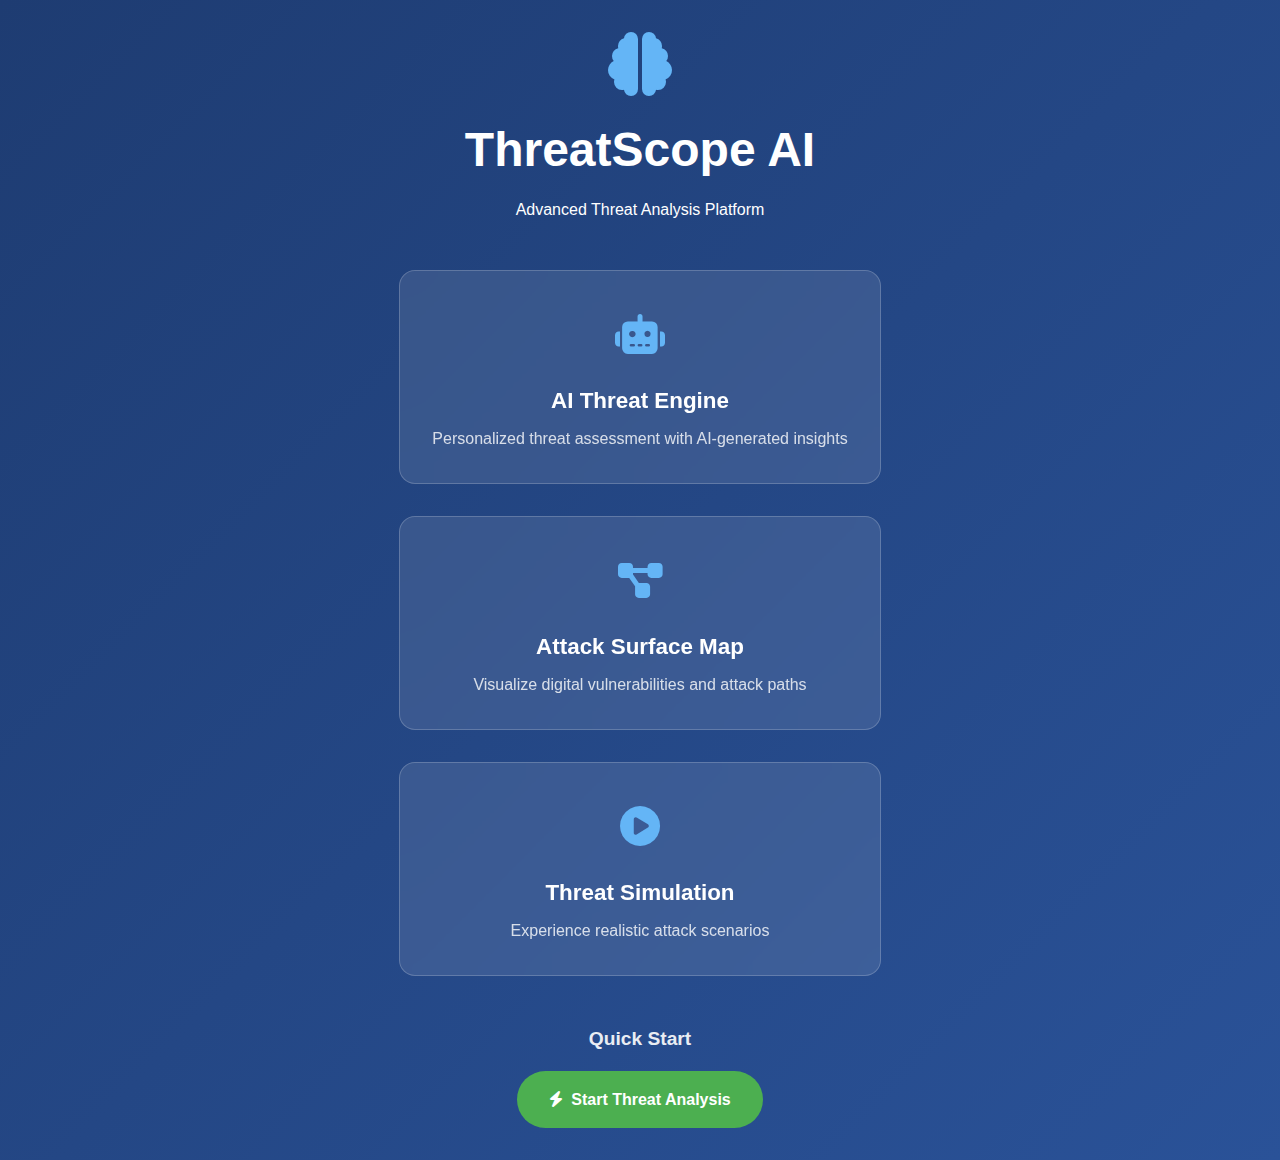
<file: frontend/index.html>
<!DOCTYPE html>
<html lang="en">
<head>
    <meta charset="UTF-8">
    <meta name="viewport" content="width=device-width, initial-scale=1.0">
    <title>ThreatScope AI - Advanced Threat Analysis Platform</title>
    <meta name="description" content="AI-powered threat analysis with attack surface mapping and personalized security insights">
    <link rel="stylesheet" href="../assets/css/threat-analysis.css?v=20250829210000">
    <link href="https://cdnjs.cloudflare.com/ajax/libs/font-awesome/6.4.0/css/all.min.css" rel="stylesheet">
</head>
<body>
    <div class="landing-container">
        <div class="landing-content">
            <div class="logo-section">
                <i class="fas fa-brain landing-logo"></i>
                <h1>ThreatScope AI</h1>
                <p>Advanced Threat Analysis Platform</p>
            </div>
            
            <div class="feature-grid">
                <a href="threat-engine.html" class="feature-card">
                    <div class="feature-icon">
                        <i class="fas fa-robot"></i>
                    </div>
                    <h3>AI Threat Engine</h3>
                    <p>Personalized threat assessment with AI-generated insights</p>
                </a>
                
                <a href="attack-surface.html" class="feature-card">
                    <div class="feature-icon">
                        <i class="fas fa-project-diagram"></i>
                    </div>
                    <h3>Attack Surface Map</h3>
                    <p>Visualize digital vulnerabilities and attack paths</p>
                </a>
                
                <a href="simulation.html" class="feature-card">
                    <div class="feature-icon">
                        <i class="fas fa-play-circle"></i>
                    </div>
                    <h3>Threat Simulation</h3>
                    <p>Experience realistic attack scenarios</p>
                </a>
            </div>
            
            <div class="quick-access">
                <h4>Quick Start</h4>
                <a href="threat-engine.html" class="quick-start-btn">
                    <i class="fas fa-bolt"></i>
                    Start Threat Analysis
                </a>
            </div>
        </div>
    </div>

    <style>
        .landing-container {
            min-height: 100vh;
            background: linear-gradient(135deg, #1e3c72 0%, #2a5298 100%);
            display: flex;
            align-items: center;
            justify-content: center;
            font-family: 'Inter', -apple-system, BlinkMacSystemFont, sans-serif;
        }
        
        .landing-content {
            text-align: center;
            color: white;
            max-width: 800px;
            padding: 2rem;
        }
        
        .logo-section {
            margin-bottom: 3rem;
        }
        
        .landing-logo {
            font-size: 4rem;
            margin-bottom: 1rem;
            color: #64b5f6;
        }
        
        .landing-content h1 {
            font-size: 3rem;
            margin-bottom: 0.5rem;
            font-weight: 700;
        }
        
        .landing-content > p {
            font-size: 1.2rem;
            opacity: 0.9;
            margin-bottom: 0;
        }
        
        .feature-grid {
            display: grid;
            grid-template-columns: repeat(auto-fit, minmax(250px, 1fr));
            gap: 2rem;
            margin: 3rem 0;
        }
        
        .feature-card {
            background: rgba(255, 255, 255, 0.1);
            backdrop-filter: blur(10px);
            border: 1px solid rgba(255, 255, 255, 0.2);
            border-radius: 16px;
            padding: 2rem;
            text-decoration: none;
            color: white;
            transition: all 0.3s ease;
        }
        
        .feature-card:hover {
            transform: translateY(-5px);
            background: rgba(255, 255, 255, 0.15);
            color: white;
        }
        
        .feature-icon {
            font-size: 2.5rem;
            margin-bottom: 1rem;
            color: #64b5f6;
        }
        
        .feature-card h3 {
            margin-bottom: 0.5rem;
            font-size: 1.4rem;
        }
        
        .feature-card p {
            opacity: 0.8;
            line-height: 1.5;
        }
        
        .quick-access {
            margin-top: 3rem;
        }
        
        .quick-access h4 {
            margin-bottom: 1rem;
            font-size: 1.2rem;
            opacity: 0.9;
        }
        
        .quick-start-btn {
            display: inline-flex;
            align-items: center;
            gap: 0.5rem;
            background: #4caf50;
            color: white;
            padding: 1rem 2rem;
            border-radius: 50px;
            text-decoration: none;
            font-weight: 600;
            transition: all 0.3s ease;
        }
        
        .quick-start-btn:hover {
            background: #45a049;
            transform: translateY(-2px);
            color: white;
        }
        
        @media (max-width: 768px) {
            .landing-content h1 {
                font-size: 2rem;
            }
            
            .feature-grid {
                grid-template-columns: 1fr;
                gap: 1rem;
            }
            
            .feature-card {
                padding: 1.5rem;
            }
        }
    </style>
</body>
</html>
</file>
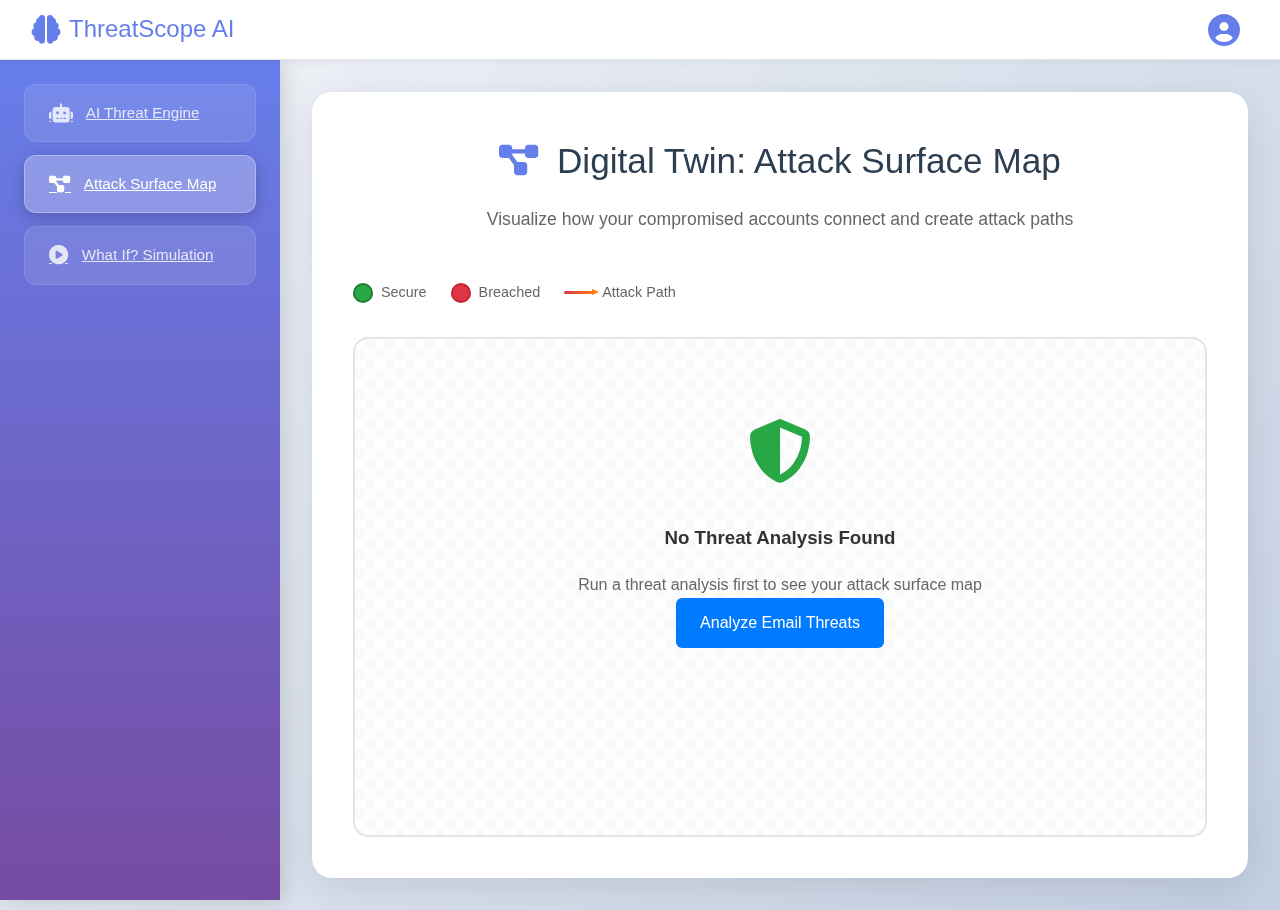
<file: frontend/attack-surface.html>
<!DOCTYPE html>
<html lang="en">
<head>
    <meta charset="UTF-8">
    <meta name="viewport" content="width=device-width, initial-scale=1.0">
    <title>Attack Surface Map - ThreatScope AI</title>
    <meta name="description" content="Dynamic attack surface visualization with fixed movement issues">
    <link rel="stylesheet" href="../assets/css/threat-analysis.css?v=20250829210000">
    <link href="https://cdnjs.cloudflare.com/ajax/libs/font-awesome/6.4.0/css/all.min.css" rel="stylesheet">
    <!-- D3.js for attack surface visualization -->
    <script src="https://d3js.org/d3.v7.min.js"></script>
</head>
<body>
    <!-- Top Bar -->
    <header class="top-bar">
        <div class="top-bar-content">
            <div class="top-bar-left">
                <button class="mobile-menu-btn" onclick="toggleSidebar()" style="display: none;">
                    <i class="fas fa-bars"></i>
                </button>
                <h1 class="top-logo">
                    <i class="fas fa-brain"></i>
                    <span class="logo-text">ThreatScope AI</span>
                </h1>
            </div>
            <div class="top-bar-right">
                <button class="account-icon">
                    <i class="fas fa-user-circle"></i>
                </button>
            </div>
        </div>
    </header>

    <!-- Sidebar -->
    <aside class="sidebar">
        <!-- Feature Navigation -->
        <nav class="feature-nav">
            <a href="threat-engine.html" class="feature-btn">
                <i class="fas fa-robot"></i>
                <span>AI Threat Engine</span>
            </a>
            <a href="attack-surface.html" class="feature-btn active">
                <i class="fas fa-project-diagram"></i>
                <span>Attack Surface Map</span>
            </a>
            <a href="simulation.html" class="feature-btn">
                <i class="fas fa-play-circle"></i>
                <span>What If? Simulation</span>
            </a>
        </nav>
    </aside>

    <!-- Main Application -->
    <main class="app-container">
        <!-- Dynamic Attack Surface Map -->
        <section id="attack-surface" class="feature-panel active">
            <div class="panel-header">
                <h2><i class="fas fa-project-diagram"></i> Digital Twin: Attack Surface Map</h2>
                <p>Visualize how your compromised accounts connect and create attack paths</p>
            </div>
            
            <div class="surface-controls">
                <div class="legend">
                    <div class="legend-item">
                        <div class="node-sample clean"></div>
                        <span>Secure</span>
                    </div>
                    <div class="legend-item">
                        <div class="node-sample breached"></div>
                        <span>Breached</span>
                    </div>
                    <div class="legend-item">
                        <div class="attack-path-sample"></div>
                        <span>Attack Path</span>
                    </div>
                </div>
            </div>
            
            <div id="attack-surface-map" class="attack-map-container">
                <div class="map-placeholder">
                    <i class="fas fa-project-diagram"></i>
                    <p>Load a profile to see attack surface mapping</p>
                </div>
            </div>
        </section>
    </main>

    <!-- Scripts -->
    <script src="../assets/js/attack-surface-map-integrated.js"></script>
</body>
</html>
</file>
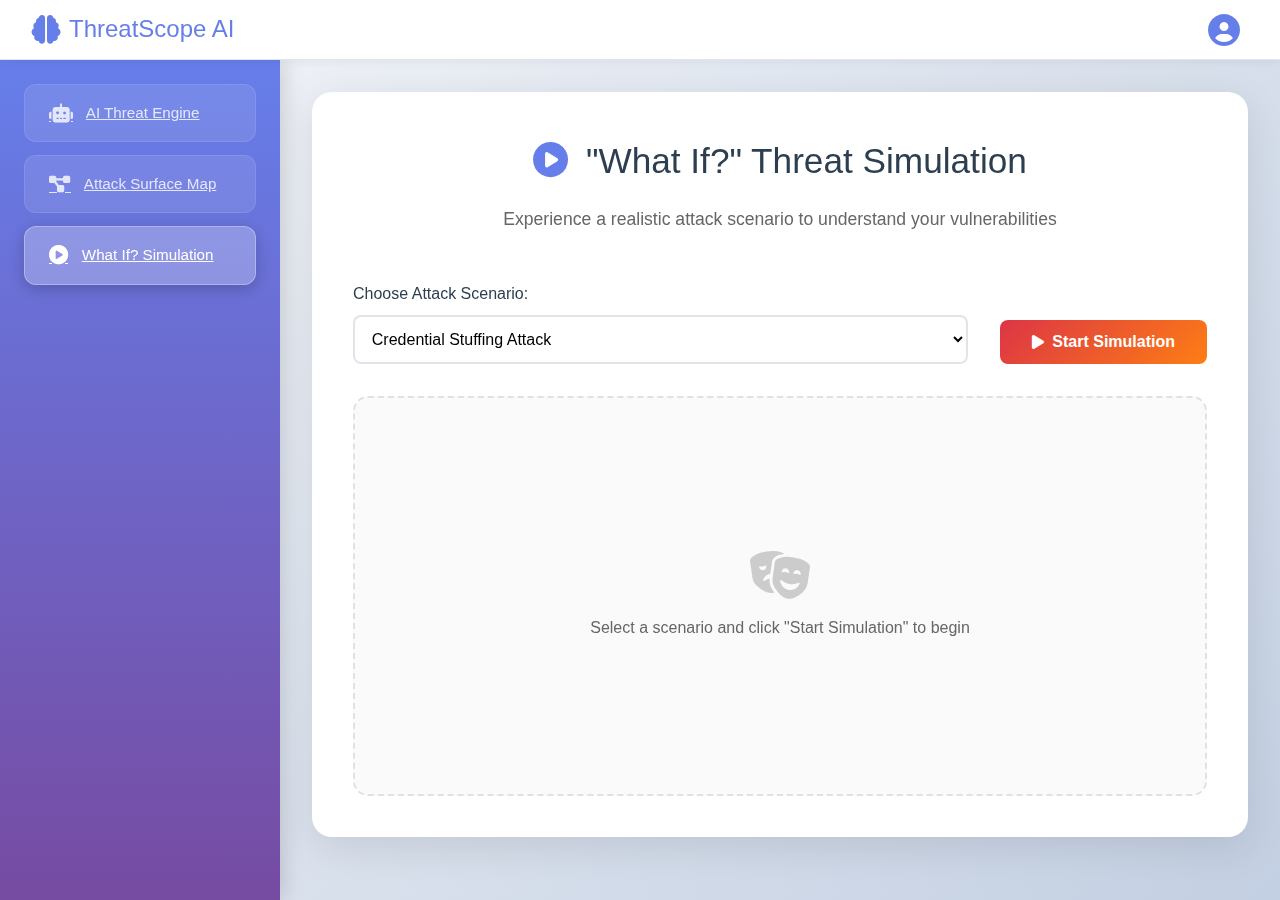
<file: frontend/simulation.html>
<!DOCTYPE html>
<html lang="en">
<head>
    <meta charset="UTF-8">
    <meta name="viewport" content="width=device-width, initial-scale=1.0">
    <title>Threat Simulation - ThreatScope AI</title>
    <meta name="description" content="Interactive threat simulation and security scenario training">
    <link rel="stylesheet" href="../assets/css/threat-analysis.css?v=20250829210000">
    <link href="https://cdnjs.cloudflare.com/ajax/libs/font-awesome/6.4.0/css/all.min.css" rel="stylesheet">
</head>
<body>
    <!-- Top Bar -->
    <header class="top-bar">
        <div class="top-bar-content">
            <div class="top-bar-left">
                <button class="mobile-menu-btn" onclick="toggleSidebar()" style="display: none;">
                    <i class="fas fa-bars"></i>
                </button>
                <h1 class="top-logo">
                    <i class="fas fa-brain"></i>
                    <span class="logo-text">ThreatScope AI</span>
                </h1>
            </div>
            <div class="top-bar-right">
                <button class="account-icon">
                    <i class="fas fa-user-circle"></i>
                </button>
            </div>
        </div>
    </header>

    <!-- Sidebar -->
    <aside class="sidebar">
        <!-- Feature Navigation -->
        <nav class="feature-nav">
            <a href="threat-engine.html" class="feature-btn">
                <i class="fas fa-robot"></i>
                <span>AI Threat Engine</span>
            </a>
            <a href="attack-surface.html" class="feature-btn">
                <i class="fas fa-project-diagram"></i>
                <span>Attack Surface Map</span>
            </a>
            <a href="simulation.html" class="feature-btn active">
                <i class="fas fa-play-circle"></i>
                <span>What If? Simulation</span>
            </a>
        </nav>
    </aside>

    <!-- Main Application -->
    <main class="app-container">
        <!-- What If Threat Simulation -->
        <section id="simulation" class="feature-panel active">
            <div class="panel-header">
                <h2><i class="fas fa-play-circle"></i> "What If?" Threat Simulation</h2>
                <p>Experience a realistic attack scenario to understand your vulnerabilities</p>
            </div>
            
            <div class="simulation-controls">
                <div class="scenario-selector">
                    <label for="attack-scenario">Choose Attack Scenario:</label>
                    <select id="attack-scenario">
                        <option value="credential-stuffing">Credential Stuffing Attack</option>
                        <option value="spear-phishing">Spear Phishing Campaign</option>
                        <option value="social-engineering">Social Engineering Attack</option>
                        <option value="lateral-movement">Corporate Lateral Movement</option>
                    </select>
                </div>
                
                <button onclick="startSimulation()" class="simulate-btn">
                    <i class="fas fa-play"></i>
                    Start Simulation
                </button>
            </div>
            
            <div id="simulation-theater" class="simulation-container">
                <div class="simulation-placeholder">
                    <i class="fas fa-theater-masks"></i>
                    <p>Select a scenario and click "Start Simulation" to begin</p>
                </div>
            </div>
            
            <div class="simulation-timeline" id="simulation-timeline" style="display: none;">
                <div class="timeline-step" data-step="1">
                    <div class="step-marker">1</div>
                    <div class="step-content">
                        <h4>Initial Compromise</h4>
                        <p>Attacker obtains your credentials</p>
                    </div>
                </div>
                <div class="timeline-step" data-step="2">
                    <div class="step-marker">2</div>
                    <div class="step-content">
                        <h4>Credential Testing</h4>
                        <p>Testing across multiple platforms</p>
                    </div>
                </div>
                <div class="timeline-step" data-step="3">
                    <div class="step-marker">3</div>
                    <div class="step-content">
                        <h4>Account Takeover</h4>
                        <p>Gaining control of additional accounts</p>
                    </div>
                </div>
                <div class="timeline-step" data-step="4">
                    <div class="step-marker">4</div>
                    <div class="step-content">
                        <h4>Impact Escalation</h4>
                        <p>Leveraging access for maximum damage</p>
                    </div>
                </div>
            </div>
        </section>
    </main>

    <!-- Scripts -->
    <script src="../assets/js/threat-simulation.js"></script>
    <script>
        // Initialize threat simulation for this page
        document.addEventListener('DOMContentLoaded', function() {
            // Initialize the threat simulation
            if (typeof ThreatSimulation !== 'undefined') {
                window.threatSimulation = new ThreatSimulation();
                console.log('Threat Simulation initialized');
            } else {
                console.error('ThreatSimulation class not found');
            }
        });
        
        // Start simulation function
        function startSimulation() {
            if (window.threatSimulation && typeof window.threatSimulation.startSimulation === 'function') {
                // Use the class method
                window.threatSimulation.startSimulation();
            } else {
                // Fallback implementation
                const scenario = document.getElementById('attack-scenario').value;
                const theater = document.getElementById('simulation-theater');
                const timeline = document.getElementById('simulation-timeline');
                
                console.log('Starting simulation (fallback):', scenario);
                
                // Show loading state
                theater.innerHTML = `
                    <div class="simulation-loading">
                        <i class="fas fa-spinner fa-spin"></i>
                        <h3>Initializing ${scenario.replace('-', ' ')} simulation...</h3>
                        <p>Preparing realistic attack scenario</p>
                    </div>
                `;
                
                // Show timeline after a delay
                setTimeout(() => {
                    timeline.style.display = 'block';
                    
                    // Show active simulation
                    theater.innerHTML = `
                        <div class="simulation-active">
                            <h3>${scenario.replace('-', ' ').toUpperCase()} SIMULATION</h3>
                            <div class="simulation-status">
                                <div class="status-indicator active"></div>
                                <span>Simulation Running...</span>
                            </div>
                            <p>This interactive simulation demonstrates how a ${scenario.replace('-', ' ')} attack unfolds in real-time.</p>
                            <div style="margin-top: 2rem;">
                                <button onclick="stopSimulation()" class="stop-simulation-btn" style="padding: 0.8rem 1.5rem; background: #e74c3c; color: white; border: none; border-radius: 8px; cursor: pointer; font-size: 1rem;">
                                    <i class="fas fa-stop"></i>
                                    Stop Simulation
                                </button>
                            </div>
                        </div>
                    `;
                    
                    // Animate timeline steps
                    const steps = document.querySelectorAll('.timeline-step');
                    steps.forEach((step, index) => {
                        setTimeout(() => {
                            step.classList.add('active');
                            if (index > 0) {
                                steps[index - 1].classList.remove('active');
                                steps[index - 1].classList.add('completed');
                            }
                        }, index * 2000);
                    });
                }, 1500);
            }
        }
        
        // Stop simulation function
        function stopSimulation() {
            if (window.threatSimulation && typeof window.threatSimulation.isRunning !== 'undefined') {
                window.threatSimulation.isRunning = false;
            }
            
            const theater = document.getElementById('simulation-theater');
            const timeline = document.getElementById('simulation-timeline');
            
            theater.innerHTML = `
                <div class="simulation-placeholder">
                    <i class="fas fa-theater-masks"></i>
                    <p>Select a scenario and click "Start Simulation" to begin</p>
                </div>
            `;
            
            timeline.style.display = 'none';
            
            // Reset timeline steps
            document.querySelectorAll('.timeline-step').forEach(step => {
                step.classList.remove('active', 'completed');
            });
        }
        
        // Mobile sidebar toggle
        function toggleSidebar() {
            document.querySelector('.sidebar').classList.toggle('active');
        }
    </script>
</body>
</html>
</file>
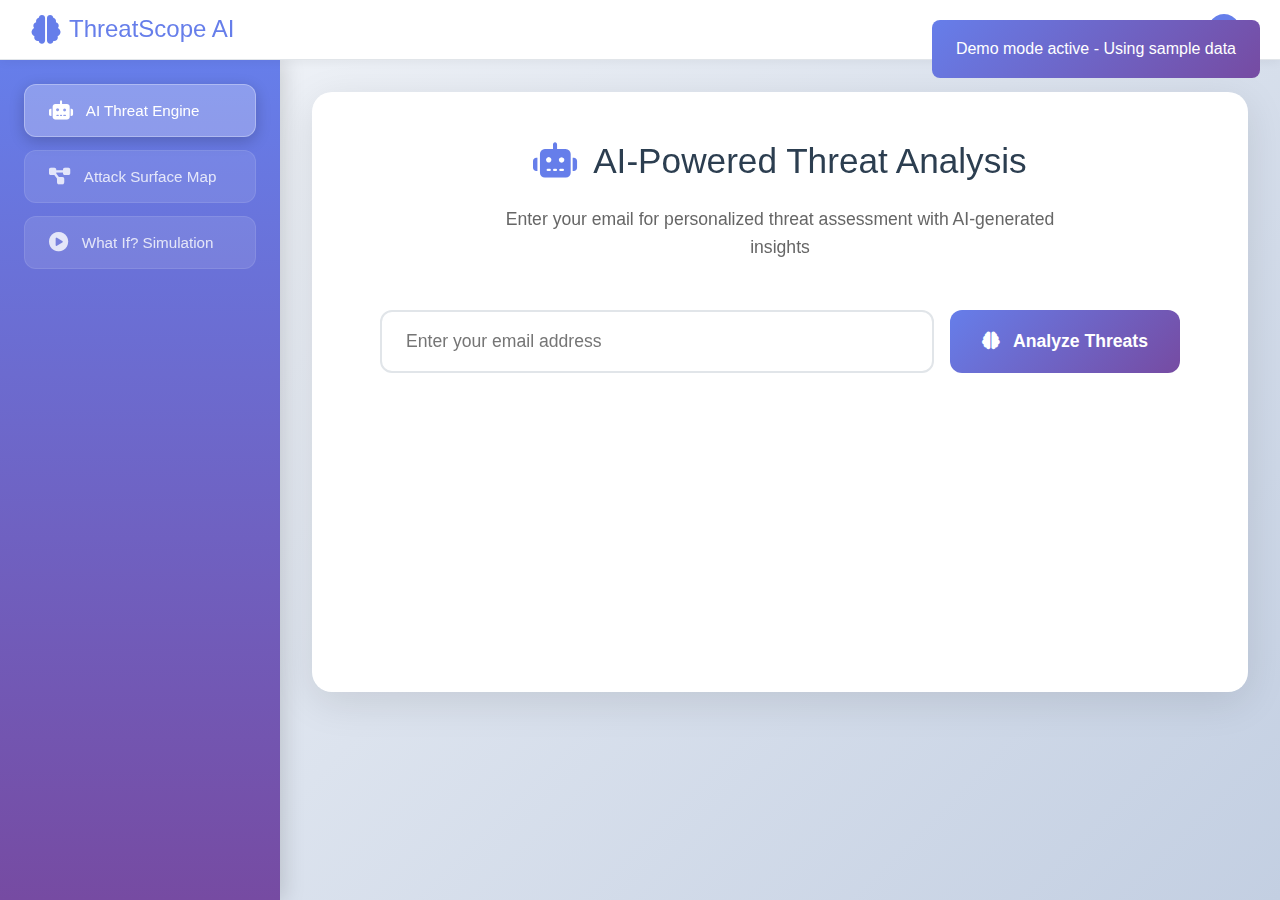
<file: frontend/threat-analysis.html>
<!DOCTYPE html>
<html lang="en">
<head>
    <meta charset="UTF-8">
    <meta name="viewport" content="width=device-width, initial-scale=1.0">
    <title>ThreatScope AI - Advanced Threat Analysis Platform</title>
    <meta name="description" content="AI-powered threat analysis with attack surface mapping and personalized security insights">
    <link rel="stylesheet" href="../assets/css/threat-analysis.css?v=20250829200243">
    <link href="https://cdnjs.cloudflare.com/ajax/libs/font-awesome/6.4.0/css/all.min.css" rel="stylesheet">
    <!-- D3.js for attack surface visualization -->
    <script src="https://d3js.org/d3.v7.min.js"></script>
</head>
<body>
    <!-- Top Bar -->
    <header class="top-bar">
        <div class="top-bar-content">
            <div class="top-bar-left">
                <button class="mobile-menu-btn" onclick="toggleSidebar()" style="display: none;">
                    <i class="fas fa-bars"></i>
                </button>
                <h1 class="top-logo">
                    <i class="fas fa-brain"></i>
                    <span class="logo-text">ThreatScope AI</span>
                </h1>
            </div>
            <div class="top-bar-right">
                <button class="account-icon">
                    <i class="fas fa-user-circle"></i>
                </button>
            </div>
        </div>
    </header>

    <!-- Sidebar -->
    <aside class="sidebar">
        
        <!-- Feature Navigation -->
        <nav class="feature-nav">
            <button class="feature-btn active" onclick="showFeature('threat-engine')">
                <i class="fas fa-robot"></i>
                <span>AI Threat Engine</span>
            </button>
            <button class="feature-btn" onclick="showFeature('attack-surface')">
                <i class="fas fa-project-diagram"></i>
                <span>Attack Surface Map</span>
            </button>
            <button class="feature-btn" onclick="showFeature('simulation')">
                <i class="fas fa-play-circle"></i>
                <span>What If? Simulation</span>
            </button>
        </nav>
    </aside>

    <!-- Main Application -->
    <main class="app-container">

        <!-- Feature 1: AI-Powered Threat Analysis Engine -->
        <section id="threat-engine" class="feature-panel active">
            <div class="panel-header">
                <h2><i class="fas fa-robot"></i> AI-Powered Threat Analysis</h2>
                <p>Enter your email for personalized threat assessment with AI-generated insights</p>
            </div>
            
            <div class="threat-input-section">
                <form id="threat-analysis-form" class="threat-form">
                    <div class="input-container">
                        <input type="email" id="threat-email-input" placeholder="Enter your email address" required>
                        <button type="submit" class="analyze-btn">
                            <i class="fas fa-brain"></i>
                            Analyze Threats
                        </button>
                    </div>
                </form>
                
                <div id="threat-results" class="threat-results"></div>
            </div>
        </section>

        <!-- Feature 2: Digital Twin Attack Surface Map -->
        <section id="attack-surface" class="feature-panel">
            <div class="panel-header">
                <h2><i class="fas fa-project-diagram"></i> Digital Twin: Attack Surface Map</h2>
                <p>Visualize how your compromised accounts connect and create attack paths</p>
            </div>
            
            <div class="surface-controls">
                <button onclick="loadSampleProfile()" class="load-sample-btn">
                    <i class="fas fa-user-shield"></i>
                    Load Sample Profile
                </button>
                <div class="legend">
                    <div class="legend-item">
                        <div class="node-sample clean"></div>
                        <span>Secure</span>
                    </div>
                    <div class="legend-item">
                        <div class="node-sample breached"></div>
                        <span>Breached</span>
                    </div>
                    <div class="legend-item">
                        <div class="attack-path-sample"></div>
                        <span>Attack Path</span>
                    </div>
                </div>
            </div>
            
            <div id="attack-surface-map" class="attack-map-container">
                <div class="map-placeholder">
                    <i class="fas fa-project-diagram"></i>
                    <p>Load a profile to see attack surface mapping</p>
                </div>
            </div>
        </section>

        <!-- Feature 3: What If Threat Simulation -->
        <section id="simulation" class="feature-panel">
            <div class="panel-header">
                <h2><i class="fas fa-play-circle"></i> "What If?" Threat Simulation</h2>
                <p>Experience a realistic attack scenario to understand your vulnerabilities</p>
            </div>
            
            <div class="simulation-controls">
                <div class="scenario-selector">
                    <label for="attack-scenario">Choose Attack Scenario:</label>
                    <select id="attack-scenario">
                        <option value="credential-stuffing">Credential Stuffing Attack</option>
                        <option value="spear-phishing">Spear Phishing Campaign</option>
                        <option value="social-engineering">Social Engineering Attack</option>
                        <option value="lateral-movement">Corporate Lateral Movement</option>
                    </select>
                </div>
                
                <button onclick="startSimulation()" class="simulate-btn">
                    <i class="fas fa-play"></i>
                    Start Simulation
                </button>
            </div>
            
            <div id="simulation-theater" class="simulation-container">
                <div class="simulation-placeholder">
                    <i class="fas fa-theater-masks"></i>
                    <p>Select a scenario and click "Start Simulation" to begin</p>
                </div>
            </div>
            
            <div class="simulation-timeline" id="simulation-timeline" style="display: none;">
                <div class="timeline-step" data-step="1">
                    <div class="step-marker">1</div>
                    <div class="step-content">
                        <h4>Initial Compromise</h4>
                        <p>Attacker obtains your credentials</p>
                    </div>
                </div>
                <div class="timeline-step" data-step="2">
                    <div class="step-marker">2</div>
                    <div class="step-content">
                        <h4>Credential Testing</h4>
                        <p>Testing across multiple platforms</p>
                    </div>
                </div>
                <div class="timeline-step" data-step="3">
                    <div class="step-marker">3</div>
                    <div class="step-content">
                        <h4>Account Takeover</h4>
                        <p>Gaining control of additional accounts</p>
                    </div>
                </div>
                <div class="timeline-step" data-step="4">
                    <div class="step-marker">4</div>
                    <div class="step-content">
                        <h4>Impact Escalation</h4>
                        <p>Leveraging access for maximum damage</p>
                    </div>
                </div>
            </div>
        </section>

    </main>

    <!-- Scripts -->
    <script src="../assets/js/threat-analyzer.js"></script>
    <script src="../assets/js/attack-surface-map.js"></script>
    <script src="../assets/js/threat-simulation.js"></script>
    <script src="../assets/js/app-advanced.js"></script>
</body>
</html>
</file>
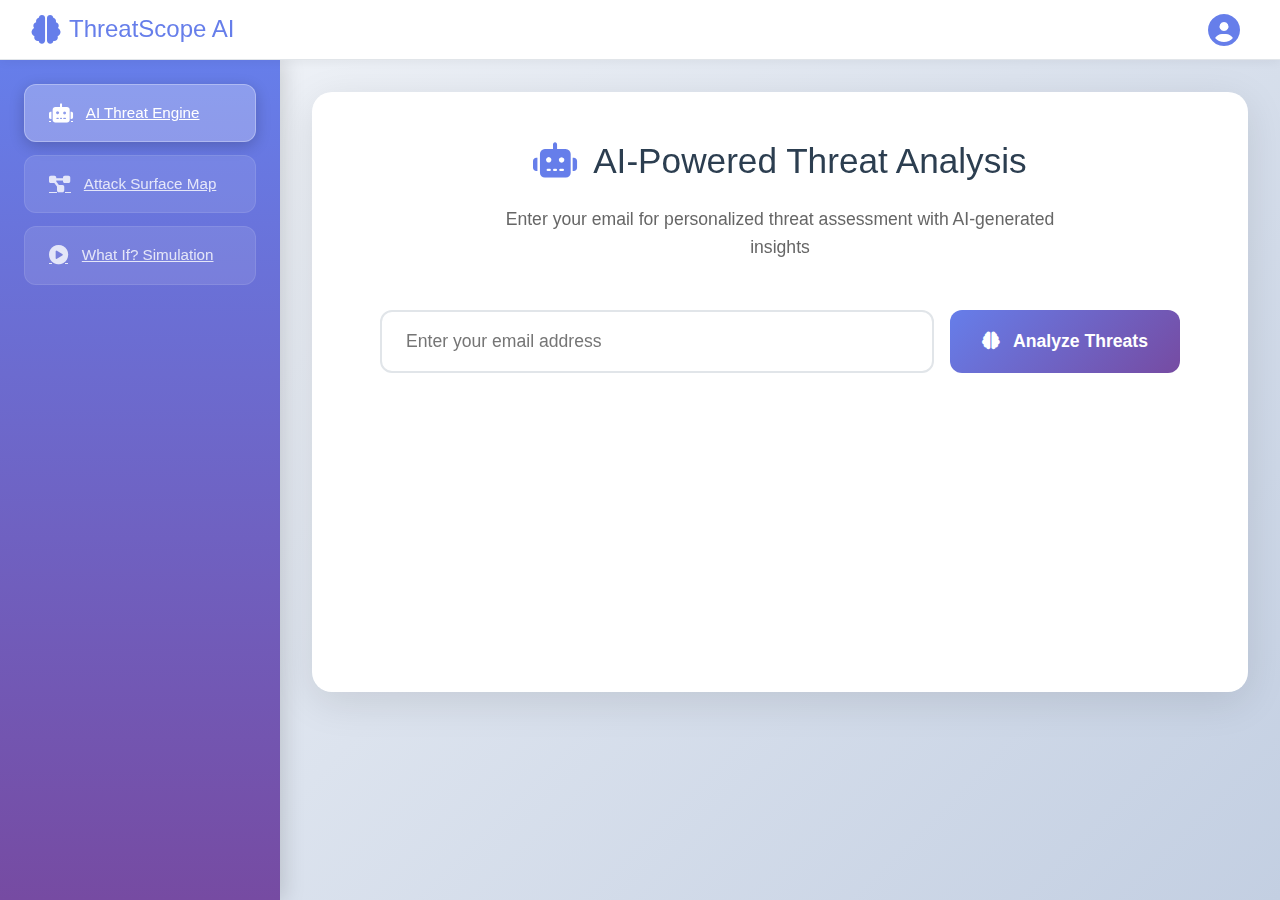
<file: frontend/threat-engine.html>
<!DOCTYPE html>
<html lang="en">
<head>
    <meta charset="UTF-8">
    <meta name="viewport" content="width=device-width, initial-scale=1.0">
    <title>AI Threat Engine - ThreatScope AI</title>
    <meta name="description" content="AI-powered threat analysis with personalized security insights">
    <link rel="stylesheet" href="../assets/css/threat-analysis.css?v=20250829210000">
    <link href="https://cdnjs.cloudflare.com/ajax/libs/font-awesome/6.4.0/css/all.min.css" rel="stylesheet">
</head>
<body>
    <!-- Top Bar -->
    <header class="top-bar">
        <div class="top-bar-content">
            <div class="top-bar-left">
                <button class="mobile-menu-btn" onclick="toggleSidebar()" style="display: none;">
                    <i class="fas fa-bars"></i>
                </button>
                <h1 class="top-logo">
                    <i class="fas fa-brain"></i>
                    <span class="logo-text">ThreatScope AI</span>
                </h1>
            </div>
            <div class="top-bar-right">
                <button class="account-icon">
                    <i class="fas fa-user-circle"></i>
                </button>
            </div>
        </div>
    </header>

    <!-- Sidebar -->
    <aside class="sidebar">
        <!-- Feature Navigation -->
        <nav class="feature-nav">
            <a href="threat-engine.html" class="feature-btn active">
                <i class="fas fa-robot"></i>
                <span>AI Threat Engine</span>
            </a>
            <a href="attack-surface.html" class="feature-btn">
                <i class="fas fa-project-diagram"></i>
                <span>Attack Surface Map</span>
            </a>
            <a href="simulation.html" class="feature-btn">
                <i class="fas fa-play-circle"></i>
                <span>What If? Simulation</span>
            </a>
        </nav>
    </aside>

    <!-- Main Application -->
    <main class="app-container">
        <!-- AI-Powered Threat Analysis Engine -->
        <section id="threat-engine" class="feature-panel active">
            <div class="panel-header">
                <h2><i class="fas fa-robot"></i> AI-Powered Threat Analysis</h2>
                <p>Enter your email for personalized threat assessment with AI-generated insights</p>
            </div>
            
            <div class="threat-input-section">
                <form id="threat-analysis-form" class="threat-form">
                    <div class="input-container">
                        <input type="email" id="threat-email-input" placeholder="Enter your email address" required>
                        <button type="submit" class="analyze-btn">
                            <i class="fas fa-brain"></i>
                            Analyze Threats
                        </button>
                    </div>
                </form>
                
                <div id="threat-results" class="threat-results"></div>
            </div>
        </section>
    </main>

    <!-- Scripts -->
    <script src="../assets/js/threat-analyzer.js"></script>
    <script>
        // Initialize threat analyzer for this page
        document.addEventListener('DOMContentLoaded', function() {
            new ThreatAnalyzer();
        });
        
        // Mobile sidebar toggle
        function toggleSidebar() {
            document.querySelector('.sidebar').classList.toggle('active');
        }
    </script>
</body>
</html>
</file>
<file: assets/css/threat-analysis.css>
/* Advanced Threat Analysis Platform Styles */

/* Reset and Base */
* {
    margin: 0;
    padding: 0;
    box-sizing: border-box;
}

body {
    font-family: 'Segoe UI', -apple-system, BlinkMacSystemFont, sans-serif;
    line-height: 1.6;
    color: #2c3e50;
    background: linear-gradient(135deg, #f5f7fa 0%, #c3cfe2 100%);
    min-height: 100vh;
    overflow-x: hidden;
    display: flex;
    flex-direction: column;
}

.container {
    max-width: 1400px;
    margin: 0 auto;
    padding: 0 20px;
}

/* Top Bar */
.top-bar {
    height: 60px;
    background: white;
    border-bottom: 1px solid #e1e5e9;
    position: fixed;
    top: 0;
    left: 0;
    right: 0;
    z-index: 1000;
    box-shadow: 0 2px 10px rgba(0,0,0,0.05);
}

.top-bar-content {
    display: flex;
    justify-content: space-between;
    align-items: center;
    height: 100%;
    padding: 0 2rem;
}

.top-bar-left {
    display: flex;
    align-items: center;
    gap: 1rem;
}

.top-logo {
    font-size: 1.5rem;
    font-weight: 400;
    display: flex;
    align-items: center;
    gap: 0.5rem;
    color: #667eea;
    margin: 0;
}

.top-logo i {
    font-size: 1.8rem;
    animation: pulse 2s ease-in-out infinite;
}

.top-logo .logo-text {
    font-weight: 300;
}

.account-icon {
    background: none;
    border: none;
    color: #667eea;
    font-size: 2rem;
    cursor: pointer;
    padding: 0.5rem;
    border-radius: 50%;
    transition: all 0.3s ease;
    display: flex;
    align-items: center;
    justify-content: center;
}

.account-icon:hover {
    background: #f8f9ff;
    transform: scale(1.1);
    color: #764ba2;
}

/* Sidebar */
.sidebar {
    position: fixed;
    top: 60px;
    left: 0;
    width: 280px;
    height: calc(100vh - 60px);
    background: linear-gradient(180deg, #667eea 0%, #764ba2 100%);
    color: white;
    padding: 1.5rem;
    box-shadow: 4px 0 20px rgba(0,0,0,0.15);
    z-index: 999;
    overflow-y: auto;
}

@keyframes pulse {
    0%, 100% { opacity: 1; }
    50% { opacity: 0.7; }
}

.logo-text {
    font-weight: 300;
}

/* Main App Container */
.app-container {
    margin-left: 280px;
    margin-top: 60px;
    padding: 2rem;
    min-height: calc(100vh - 60px);
}

/* Feature Navigation */
.feature-nav {
    display: flex;
    flex-direction: column;
    gap: 0.8rem;
}

.feature-btn {
    padding: 1rem 1.5rem;
    border: none;
    background: rgba(255, 255, 255, 0.1);
    border-radius: 12px;
    cursor: pointer;
    transition: all 0.3s ease;
    font-size: 0.95rem;
    font-weight: 500;
    color: rgba(255, 255, 255, 0.8);
    display: flex;
    align-items: center;
    gap: 0.8rem;
    width: 100%;
    justify-content: flex-start;
    text-align: left;
    border: 1px solid rgba(255, 255, 255, 0.1);
}

.feature-btn:hover {
    background: rgba(255, 255, 255, 0.2);
    transform: translateX(5px);
    color: white;
}

.feature-btn.active {
    background: rgba(255, 255, 255, 0.25);
    color: white;
    border-color: rgba(255, 255, 255, 0.3);
    box-shadow: 0 4px 15px rgba(0, 0, 0, 0.2);
}

.feature-btn i {
    font-size: 1.2rem;
    min-width: 20px;
}

/* Feature Panels */
.feature-panel {
    display: none;
    background: white;
    border-radius: 20px;
    padding: 2.5rem;
    margin: 0 auto;
    max-width: 1200px;
    box-shadow: 0 10px 40px rgba(0,0,0,0.1);
    border: 1px solid rgba(255,255,255,0.8);
    backdrop-filter: blur(10px);
    min-height: 600px;
}

.feature-panel.active {
    display: block;
    animation: fadeInUp 0.6s ease-out;
}

/* Breach Cards */
.breach-card {
    background: white;
    border-radius: 15px;
    padding: 1.5rem;
    margin: 1rem 0;
    box-shadow: 0 4px 20px rgba(0,0,0,0.08);
    border-left: 4px solid #dc3545;
    transition: all 0.3s ease;
}

.breach-card:hover {
    transform: translateY(-2px);
    box-shadow: 0 8px 30px rgba(0,0,0,0.12);
}

.breach-header {
    display: flex;
    justify-content: space-between;
    align-items: center;
    margin-bottom: 1rem;
    padding-bottom: 1rem;
    border-bottom: 1px solid #e9ecef;
}

.breach-number {
    background: #dc3545;
    color: white;
    border-radius: 50%;
    width: 30px;
    height: 30px;
    display: flex;
    align-items: center;
    justify-content: center;
    font-weight: bold;
    font-size: 0.9rem;
}

.breach-title h4 {
    color: #2c3e50;
    font-size: 1.1rem;
    margin: 0;
}

.breach-date {
    color: #6c757d;
    font-size: 0.9rem;
    margin-top: 0.25rem;
}

.breach-details .description {
    color: #495057;
    margin-bottom: 1rem;
    font-style: italic;
}

.breach-data h5 {
    color: #2c3e50;
    margin-bottom: 0.5rem;
    font-size: 0.95rem;
}

.data-tags {
    display: flex;
    flex-wrap: wrap;
    gap: 0.5rem;
}

.data-tag {
    background: #f8f9fa;
    color: #495057;
    padding: 0.25rem 0.75rem;
    border-radius: 20px;
    font-size: 0.85rem;
    border: 1px solid #dee2e6;
}

/* Threat Card Styles */
.threat-card.summary {
    background: linear-gradient(135deg, #667eea 0%, #764ba2 100%);
    color: white;
    border-left: none;
    margin-bottom: 2rem;
}

.threat-card.safe {
    border-left-color: #28a745;
}

.threat-level-badge.safe {
    background: #28a745;
    color: white;
    padding: 0.5rem 1rem;
    border-radius: 20px;
    font-weight: bold;
    font-size: 0.9rem;
}

.threat-level-badge.critical {
    background: #dc3545;
    color: white;
    padding: 0.5rem 1rem;
    border-radius: 20px;
    font-weight: bold;
    font-size: 0.9rem;
}

.breach-count {
    color: rgba(255,255,255,0.9);
    font-size: 1.1rem;
}

.ai-summary {
    margin-top: 1.5rem;
}

.ai-summary h4 {
    color: white;
    margin-bottom: 1rem;
    font-size: 1.1rem;
}

.ai-content {
    background: rgba(255,255,255,0.1);
    padding: 1.5rem;
    border-radius: 12px;
    backdrop-filter: blur(10px);
}

.ai-content p {
    margin-bottom: 1rem;
    line-height: 1.7;
}

.ai-content strong {
    color: #ffd700;
    font-weight: 600;
}

/* Modern AI Summary Card */
.ai-summary-card {
    background: white;
    border-radius: 20px;
    padding: 2rem;
    margin-bottom: 2rem;
    box-shadow: 0 10px 40px rgba(0,0,0,0.1);
    border: 1px solid #e1e5e9;
    animation: slideIn 0.6s ease-out;
}

.ai-summary-card.breached {
    border-left: 5px solid #dc3545;
    background: linear-gradient(135deg, #fff5f5 0%, #ffffff 100%);
}

.ai-summary-card.safe {
    border-left: 5px solid #28a745;
    background: linear-gradient(135deg, #f0fff4 0%, #ffffff 100%);
}

.summary-header {
    text-align: center;
    margin-bottom: 2rem;
}

.status-badge {
    display: inline-block;
    padding: 0.75rem 1.5rem;
    border-radius: 25px;
    font-weight: bold;
    font-size: 0.9rem;
    margin-bottom: 1rem;
    text-transform: uppercase;
    letter-spacing: 0.5px;
}

.status-badge.critical {
    background: #dc3545;
    color: white;
    box-shadow: 0 4px 15px rgba(220, 53, 69, 0.3);
}

.status-badge.safe {
    background: #28a745;
    color: white;
    box-shadow: 0 4px 15px rgba(40, 167, 69, 0.3);
}

.summary-header h3 {
    font-size: 1.8rem;
    color: #2c3e50;
    margin: 0;
    font-weight: 600;
}

.ai-analysis {
    display: flex;
    align-items: flex-start;
    gap: 1.5rem;
    background: #f8f9ff;
    padding: 1.5rem;
    border-radius: 15px;
    border: 1px solid #e1e7ff;
}

.ai-icon {
    background: linear-gradient(135deg, #667eea 0%, #764ba2 100%);
    color: white;
    width: 50px;
    height: 50px;
    border-radius: 50%;
    display: flex;
    align-items: center;
    justify-content: center;
    font-size: 1.5rem;
    box-shadow: 0 4px 15px rgba(102, 126, 234, 0.3);
    animation: pulse 2s infinite;
}

.ai-content {
    flex: 1;
}

.ai-content h4 {
    color: #2c3e50;
    margin-bottom: 1rem;
    font-size: 1.2rem;
    font-weight: 600;
}

.ai-response {
    font-size: 1rem;
    line-height: 1.7;
    color: #495057;
}

.ai-response p {
    margin-bottom: 1rem;
}

.ai-response strong {
    color: #2c3e50;
    font-weight: 600;
}

/* Breaches Section */
.breaches-section {
    margin-top: 2rem;
}

.section-title {
    font-size: 1.5rem;
    color: #2c3e50;
    margin-bottom: 1.5rem;
    font-weight: 600;
    padding-left: 0.5rem;
    border-left: 4px solid #667eea;
}

.breach-grid {
    display: grid;
    grid-template-columns: repeat(auto-fit, minmax(300px, 1fr));
    gap: 1.5rem;
}

/* Modern Breach Cards */
.modern-breach-card {
    border: 2px solid;
    border-radius: 15px;
    padding: 1.5rem;
    transition: all 0.3s ease;
    display: flex;
    flex-direction: column;
    justify-content: space-between;
    box-shadow: 0 2px 10px rgba(0,0,0,0.05);
    animation: fadeInUp 0.6s ease-out;
    min-height: 200px;
}

.modern-breach-card:hover {
    transform: translateY(-5px);
    box-shadow: 0 8px 25px rgba(0,0,0,0.15);
}

.modern-breach-card.risk-high {
    border-color: #dc3545;
    background: linear-gradient(135deg, #fff5f5 0%, #ffffff 100%);
}

.modern-breach-card.risk-medium {
    border-color: #fd7e14;
    background: linear-gradient(135deg, #fff8f0 0%, #ffffff 100%);
}

.modern-breach-card.risk-low {
    border-color: #ffc107;
    background: linear-gradient(135deg, #fffbf0 0%, #ffffff 100%);
}

.breach-card-header {
    display: flex;
    justify-content: space-between;
    align-items: center;
    margin-bottom: 1.5rem;
}

.website-info {
    display: flex;
    align-items: center;
    gap: 0.75rem;
}

.website-logo img {
    height: 24px;
    width: 24px;
    object-fit: contain;
    border-radius: 4px;
}

.fallback-logo {
    height: 24px;
    width: 24px;
    border-radius: 50%;
    background: #e9ecef;
    display: flex;
    align-items: center;
    justify-content: center;
    font-weight: bold;
    font-size: 0.75rem;
    color: #495057;
}

.website-name {
    font-weight: 600;
    color: #2c3e50;
    font-size: 1rem;
}

.breach-index {
    background: #6c757d;
    color: white;
    padding: 0.25rem 0.5rem;
    border-radius: 12px;
    font-size: 0.8rem;
    font-weight: bold;
}

.compromised-data {
    margin-bottom: 1rem;
}

.compromised-data h5 {
    font-size: 0.75rem;
    font-weight: 600;
    color: #6c757d;
    margin-bottom: 0.75rem;
    text-transform: uppercase;
    letter-spacing: 0.5px;
}

.data-tags-modern {
    display: flex;
    flex-wrap: wrap;
    gap: 0.5rem;
}

.data-tag-modern {
    background: white;
    color: #495057;
    border: 1px solid #dee2e6;
    padding: 0.25rem 0.5rem;
    border-radius: 6px;
    font-size: 0.75rem;
    font-weight: 500;
}

.breach-date-info {
    font-size: 0.85rem;
    color: #6c757d;
    margin-top: 1rem;
    padding-top: 1rem;
    border-top: 1px solid #e9ecef;
}

.breach-footer {
    margin-top: auto;
    padding-top: 1rem;
}

.resolve-action {
    color: #007bff;
    font-size: 0.75rem;
    font-weight: 500;
    cursor: pointer;
    transition: color 0.2s ease;
}

.resolve-action:hover {
    color: #0056b3;
    text-decoration: underline;
}

@keyframes fadeInUp {
    from {
        opacity: 0;
        transform: translateY(30px);
    }
    to {
        opacity: 1;
        transform: translateY(0);
    }
}

.panel-header {
    text-align: center;
    margin-bottom: 3rem;
}

.panel-header h2 {
    font-size: 2.2rem;
    color: #2c3e50;
    margin-bottom: 1rem;
    font-weight: 400;
}

.panel-header i {
    margin-right: 0.5rem;
    color: #667eea;
}

.panel-header p {
    font-size: 1.1rem;
    color: #666;
    max-width: 600px;
    margin: 0 auto;
}

/* Feature 1: AI Threat Engine */
.threat-input-section {
    max-width: 800px;
    margin: 0 auto;
}

.threat-form {
    margin-bottom: 3rem;
}

.input-container {
    display: flex;
    gap: 1rem;
    margin-bottom: 2rem;
}

.input-container input {
    flex: 1;
    padding: 1.2rem 1.5rem;
    border: 2px solid #e1e5e9;
    border-radius: 12px;
    font-size: 1.1rem;
    transition: all 0.3s ease;
    background: white;
}

.input-container input:focus {
    outline: none;
    border-color: #667eea;
    box-shadow: 0 0 0 4px rgba(102, 126, 234, 0.1);
}

.analyze-btn {
    padding: 1.2rem 2rem;
    background: linear-gradient(135deg, #667eea 0%, #764ba2 100%);
    color: white;
    border: none;
    border-radius: 12px;
    font-size: 1.1rem;
    cursor: pointer;
    transition: all 0.3s ease;
    font-weight: 600;
    display: flex;
    align-items: center;
    gap: 0.8rem;
    min-width: 180px;
    justify-content: center;
}

.analyze-btn:hover {
    transform: translateY(-3px);
    box-shadow: 0 8px 25px rgba(102, 126, 234, 0.4);
}

/* Threat Results */
.threat-results {
    min-height: 200px;
}

.threat-card {
    background: linear-gradient(135deg, #f8f9fa 0%, #e9ecef 100%);
    border-radius: 15px;
    padding: 2rem;
    margin-bottom: 1.5rem;
    border-left: 5px solid #667eea;
    box-shadow: 0 5px 20px rgba(0,0,0,0.08);
    animation: slideIn 0.8s ease-out;
}

.threat-card.critical {
    border-left-color: #dc3545;
    background: linear-gradient(135deg, #fff5f5 0%, #fed7d7 100%);
}

.threat-card.high {
    border-left-color: #fd7e14;
    background: linear-gradient(135deg, #fff8f0 0%, #feebc8 100%);
}

.threat-level-badge {
    display: inline-block;
    padding: 0.5rem 1rem;
    border-radius: 20px;
    font-weight: 600;
    font-size: 0.9rem;
    margin-bottom: 1rem;
}

.threat-level-badge.critical {
    background: #dc3545;
    color: white;
}

.threat-level-badge.high {
    background: #fd7e14;
    color: white;
}

.threat-level-badge.medium {
    background: #ffc107;
    color: #212529;
}

.threat-level-badge.low {
    background: #28a745;
    color: white;
}

.ai-narrative {
    font-size: 1.15rem;
    line-height: 1.8;
    color: #2c3e50;
    background: rgba(255,255,255,0.8);
    padding: 1.5rem;
    border-radius: 10px;
    margin: 1.5rem 0;
    border-left: 4px solid #667eea;
    font-style: italic;
}

.risk-score {
    display: flex;
    align-items: center;
    gap: 1rem;
    margin: 1.5rem 0;
}

.score-circle {
    width: 80px;
    height: 80px;
    border-radius: 50%;
    display: flex;
    align-items: center;
    justify-content: center;
    font-size: 1.5rem;
    font-weight: bold;
    color: white;
    position: relative;
    background: conic-gradient(from 0deg, #28a745 0%, #ffc107 30%, #fd7e14 70%, #dc3545 100%);
}

.score-inner {
    width: 70px;
    height: 70px;
    background: white;
    border-radius: 50%;
    display: flex;
    align-items: center;
    justify-content: center;
    color: #2c3e50;
}

/* Feature 2: Attack Surface Map */
.surface-controls {
    display: flex;
    justify-content: space-between;
    align-items: center;
    margin-bottom: 2rem;
    flex-wrap: wrap;
    gap: 1rem;
}

.load-sample-btn {
    padding: 0.8rem 1.5rem;
    background: linear-gradient(135deg, #28a745 0%, #20c997 100%);
    color: white;
    border: none;
    border-radius: 8px;
    cursor: pointer;
    transition: all 0.3s ease;
    font-weight: 500;
    display: flex;
    align-items: center;
    gap: 0.5rem;
}

.load-sample-btn:hover {
    transform: translateY(-2px);
    box-shadow: 0 5px 15px rgba(40, 167, 69, 0.4);
}

.legend {
    display: flex;
    gap: 1.5rem;
    align-items: center;
}

.legend-item {
    display: flex;
    align-items: center;
    gap: 0.5rem;
    font-size: 0.9rem;
    color: #666;
}

.node-sample {
    width: 20px;
    height: 20px;
    border-radius: 50%;
    border: 2px solid;
}

.node-sample.clean {
    background: #28a745;
    border-color: #1e7e34;
}

.node-sample.breached {
    background: #dc3545;
    border-color: #c82333;
    animation: pulse-red 2s infinite;
}

@keyframes pulse-red {
    0%, 100% { box-shadow: 0 0 5px rgba(220, 53, 69, 0.5); }
    50% { box-shadow: 0 0 15px rgba(220, 53, 69, 0.8); }
}

.attack-path-sample {
    width: 30px;
    height: 3px;
    background: linear-gradient(90deg, #dc3545, #fd7e14);
    border-radius: 2px;
    position: relative;
}

.attack-path-sample::after {
    content: '';
    position: absolute;
    right: -5px;
    top: -2px;
    width: 0;
    height: 0;
    border-left: 7px solid #fd7e14;
    border-top: 3.5px solid transparent;
    border-bottom: 3.5px solid transparent;
}

.attack-map-container {
    height: 500px;
    border: 2px solid #e1e5e9;
    border-radius: 15px;
    position: relative;
    background: linear-gradient(45deg, #f8f9fa 25%, transparent 25%), 
                linear-gradient(-45deg, #f8f9fa 25%, transparent 25%), 
                linear-gradient(45deg, transparent 75%, #f8f9fa 75%), 
                linear-gradient(-45deg, transparent 75%, #f8f9fa 75%);
    background-size: 20px 20px;
    background-position: 0 0, 0 10px, 10px -10px, -10px 0px;
    overflow: hidden;
}

.map-placeholder {
    position: absolute;
    top: 50%;
    left: 50%;
    transform: translate(-50%, -50%);
    text-align: center;
    color: #666;
}

.map-placeholder i {
    font-size: 4rem;
    margin-bottom: 1rem;
    color: #ccc;
}

/* Feature 3: Simulation */
.simulation-controls {
    display: flex;
    gap: 2rem;
    align-items: end;
    margin-bottom: 2rem;
    flex-wrap: wrap;
}

.scenario-selector {
    flex: 1;
    min-width: 250px;
}

.scenario-selector label {
    display: block;
    margin-bottom: 0.5rem;
    font-weight: 500;
    color: #2c3e50;
}

.scenario-selector select {
    width: 100%;
    padding: 0.8rem;
    border: 2px solid #e1e5e9;
    border-radius: 8px;
    font-size: 1rem;
    background: white;
    cursor: pointer;
}

.simulate-btn {
    padding: 0.8rem 2rem;
    background: linear-gradient(135deg, #dc3545 0%, #fd7e14 100%);
    color: white;
    border: none;
    border-radius: 8px;
    cursor: pointer;
    transition: all 0.3s ease;
    font-weight: 600;
    font-size: 1rem;
    display: flex;
    align-items: center;
    gap: 0.5rem;
}

.simulate-btn:hover {
    transform: translateY(-2px);
    box-shadow: 0 5px 15px rgba(220, 53, 69, 0.4);
}

.simulation-container {
    height: 400px;
    border: 2px dashed #dee2e6;
    border-radius: 15px;
    position: relative;
    background: #fafafa;
    overflow: hidden;
}

.simulation-placeholder {
    position: absolute;
    top: 50%;
    left: 50%;
    transform: translate(-50%, -50%);
    text-align: center;
    color: #666;
}

.simulation-placeholder i {
    font-size: 3rem;
    margin-bottom: 1rem;
    color: #ccc;
}

/* Simulation Timeline */
.simulation-timeline {
    display: flex;
    justify-content: space-between;
    margin-top: 2rem;
    padding: 2rem;
    background: linear-gradient(135deg, #f8f9fa 0%, #e9ecef 100%);
    border-radius: 15px;
}

.timeline-step {
    flex: 1;
    text-align: center;
    position: relative;
    opacity: 0.3;
    transition: all 0.5s ease;
}

.timeline-step.active {
    opacity: 1;
    transform: scale(1.05);
}

.timeline-step.completed {
    opacity: 1;
}

.step-marker {
    width: 50px;
    height: 50px;
    border-radius: 50%;
    background: #dee2e6;
    color: #6c757d;
    display: flex;
    align-items: center;
    justify-content: center;
    font-weight: bold;
    font-size: 1.2rem;
    margin: 0 auto 1rem;
    transition: all 0.3s ease;
}

.timeline-step.active .step-marker {
    background: linear-gradient(135deg, #667eea 0%, #764ba2 100%);
    color: white;
    animation: pulse 1.5s infinite;
}

.timeline-step.completed .step-marker {
    background: #28a745;
    color: white;
}

.step-content h4 {
    margin-bottom: 0.5rem;
    color: #2c3e50;
}

.step-content p {
    font-size: 0.9rem;
    color: #666;
}

/* Simple Loading State */
.simple-loading {
    text-align: center;
    padding: 3rem 2rem;
    color: #667eea;
    font-size: 1.1rem;
    font-weight: 500;
}

.simple-loading i {
    font-size: 1.5rem;
    margin-right: 0.75rem;
    animation: spin 1s linear infinite;
}

@keyframes spin {
    from { transform: rotate(0deg); }
    to { transform: rotate(360deg); }
}

/* Attack Surface Nodes */
.attack-node {
    position: absolute;
    width: 80px;
    height: 80px;
    border-radius: 50%;
    display: flex;
    align-items: center;
    justify-content: center;
    color: white;
    font-weight: bold;
    cursor: pointer;
    transition: all 0.3s ease;
    box-shadow: 0 4px 15px rgba(0,0,0,0.2);
}

.attack-node:hover {
    transform: scale(1.1);
    z-index: 10;
}

.attack-node.secure {
    background: linear-gradient(135deg, #28a745 0%, #20c997 100%);
}

.attack-node.breached {
    background: linear-gradient(135deg, #dc3545 0%, #fd7e14 100%);
    animation: pulse-danger 2s infinite;
}

@keyframes pulse-danger {
    0%, 100% { box-shadow: 0 0 20px rgba(220, 53, 69, 0.5); }
    50% { box-shadow: 0 0 30px rgba(220, 53, 69, 0.8); }
}

.attack-path {
    position: absolute;
    height: 3px;
    background: linear-gradient(90deg, #dc3545, #fd7e14, #dc3545);
    background-size: 200% 100%;
    animation: flow 3s linear infinite;
    z-index: 1;
}

@keyframes flow {
    0% { background-position: 200% 0; }
    100% { background-position: -200% 0; }
}

/* Simulation Scenarios */
.simulation-scene {
    position: absolute;
    top: 0;
    left: 0;
    right: 0;
    bottom: 0;
    display: flex;
    align-items: center;
    justify-content: center;
    background: linear-gradient(135deg, #2c3e50 0%, #3498db 100%);
    color: white;
    text-align: center;
    opacity: 0;
    transition: opacity 0.8s ease;
}

.simulation-scene.active {
    opacity: 1;
}

.scene-content h3 {
    font-size: 1.8rem;
    margin-bottom: 1rem;
}

.scene-content p {
    font-size: 1.1rem;
    max-width: 600px;
    margin: 0 auto;
    line-height: 1.6;
}

.typing-effect {
    border-right: 2px solid white;
    animation: typing 3s steps(40) 1s forwards, blink 0.8s infinite;
    white-space: nowrap;
    overflow: hidden;
    width: 0;
}

@keyframes typing {
    from { width: 0; }
    to { width: 100%; }
}

@keyframes blink {
    0%, 50% { border-color: white; }
    51%, 100% { border-color: transparent; }
}

/* Attack Surface Styles */
.empty-state, .secure-state, .loading-state {
    text-align: center;
    padding: 80px 20px;
    color: #666;
}

.empty-state i {
    font-size: 4rem;
    color: #28a745;
    margin-bottom: 20px;
}

.secure-state i {
    font-size: 4rem;
    color: #28a745;
    margin-bottom: 20px;
}

.loading-state i {
    font-size: 3rem;
    color: #dc3545;
    margin-bottom: 20px;
}

.empty-state h3, .secure-state h3, .loading-state h3 {
    margin: 20px 0;
    color: #333;
}

.secure-state h3 {
    color: #28a745;
}

.loading-state h3 {
    color: #dc3545;
}

.email-display {
    margin-bottom: 10px;
    color: #333;
    font-weight: 500;
}

.security-status {
    background: #d1edff;
    border: 1px solid #bee5eb;
    border-radius: 8px;
    padding: 20px;
    margin: 20px auto;
    max-width: 500px;
    text-align: left;
}

.security-status h4 {
    margin: 0 0 10px 0;
    color: #0c5460;
}

.status-row {
    display: flex;
    justify-content: space-between;
    margin: 10px 0;
}

.status-low {
    color: #28a745;
}

.btn-primary {
    display: inline-block;
    padding: 12px 24px;
    background: #007bff;
    color: white;
    text-decoration: none;
    border-radius: 6px;
    font-weight: 500;
    transition: background 0.3s;
}

.btn-primary:hover {
    background: #0056b3;
    color: white;
}

.attack-summary {
    margin-top: 20px;
    padding: 20px;
    background: linear-gradient(135deg, #fff5f5 0%, #fed7d7 100%);
    border: 2px solid #fc8181;
    border-radius: 12px;
    text-align: center;
    box-shadow: 0 4px 12px rgba(220, 53, 69, 0.15);
}

.attack-summary h4 {
    margin: 0 0 15px 0;
    color: #dc3545;
}

.summary-stats {
    display: flex;
    justify-content: center;
    gap: 40px;
    margin-top: 15px;
}

.stat-item {
    text-align: center;
}

.stat-value {
    font-size: 2rem;
    font-weight: bold;
}

.stat-label {
    font-size: 0.9rem;
    color: #666;
    margin-top: 5px;
}

.summary-note {
    margin-top: 15px;
    padding: 10px;
    background: rgba(220, 53, 69, 0.1);
    border-radius: 6px;
}

.summary-note small {
    color: #721c24;
}

.breach-tooltip {
    position: fixed;
    background: #333;
    color: white;
    padding: 12px;
    border-radius: 6px;
    font-size: 12px;
    z-index: 1000;
    max-width: 250px;
    box-shadow: 0 4px 12px rgba(0,0,0,0.3);
}

.tooltip-title {
    font-weight: bold;
    margin-bottom: 5px;
}

@media (max-width: 768px) {
    .summary-stats {
        flex-direction: column;
        gap: 20px;
    }
}

/* Responsive styles */
@media (max-width: 768px) {
    .sidebar {
        width: 250px;
    }
    
    .app-container {
        margin-left: 250px;
    }
    
    .logo {
        font-size: 1.5rem;
    }
    
    .logo i {
        font-size: 1.8rem;
    }
    
    .input-container {
        flex-direction: column;
    }
    
    .surface-controls {
        flex-direction: column;
        align-items: stretch;
    }
    
    .legend {
        justify-content: center;
        flex-wrap: wrap;
    }
    
    .simulation-controls {
        flex-direction: column;
        align-items: stretch;
    }
}

@media (max-width: 768px) {
    .sidebar {
        transform: translateX(-100%);
        transition: transform 0.3s ease;
    }
    
    .sidebar.open {
        transform: translateX(0);
    }
    
    .app-container {
        margin-left: 0;
        padding: 1rem;
    }
    
    .mobile-menu-btn {
        display: flex !important;
        background: none;
        border: none;
        color: #667eea;
        font-size: 1.5rem;
        cursor: pointer;
        padding: 0.5rem;
        border-radius: 4px;
        transition: all 0.3s ease;
        align-items: center;
        justify-content: center;
    }
    
    .mobile-menu-btn:hover {
        background: #f8f9ff;
    }
}

@media (max-width: 480px) {
    .top-bar-content {
        padding: 0 1rem;
    }
    
    .sidebar {
        width: 100%;
    }
    
    .logo {
        font-size: 1.3rem;
    }
    
    .logo i {
        font-size: 1.5rem;
    }
    
    .panel-header h2 {
        font-size: 1.8rem;
    }
    
    .feature-panel {
        padding: 1.5rem;
    }
    
    .attack-map-container {
        height: 300px;
    }
    
    .account-icon {
        font-size: 1.8rem;
    }
}

/* Utility Classes */
@keyframes slideIn {
    from {
        opacity: 0;
        transform: translateX(-30px);
    }
    to {
        opacity: 1;
        transform: translateX(0);
    }
}

.fade-in {
    animation: fadeIn 0.8s ease-out;
}

@keyframes fadeIn {
    from { opacity: 0; }
    to { opacity: 1; }
}
</file>
